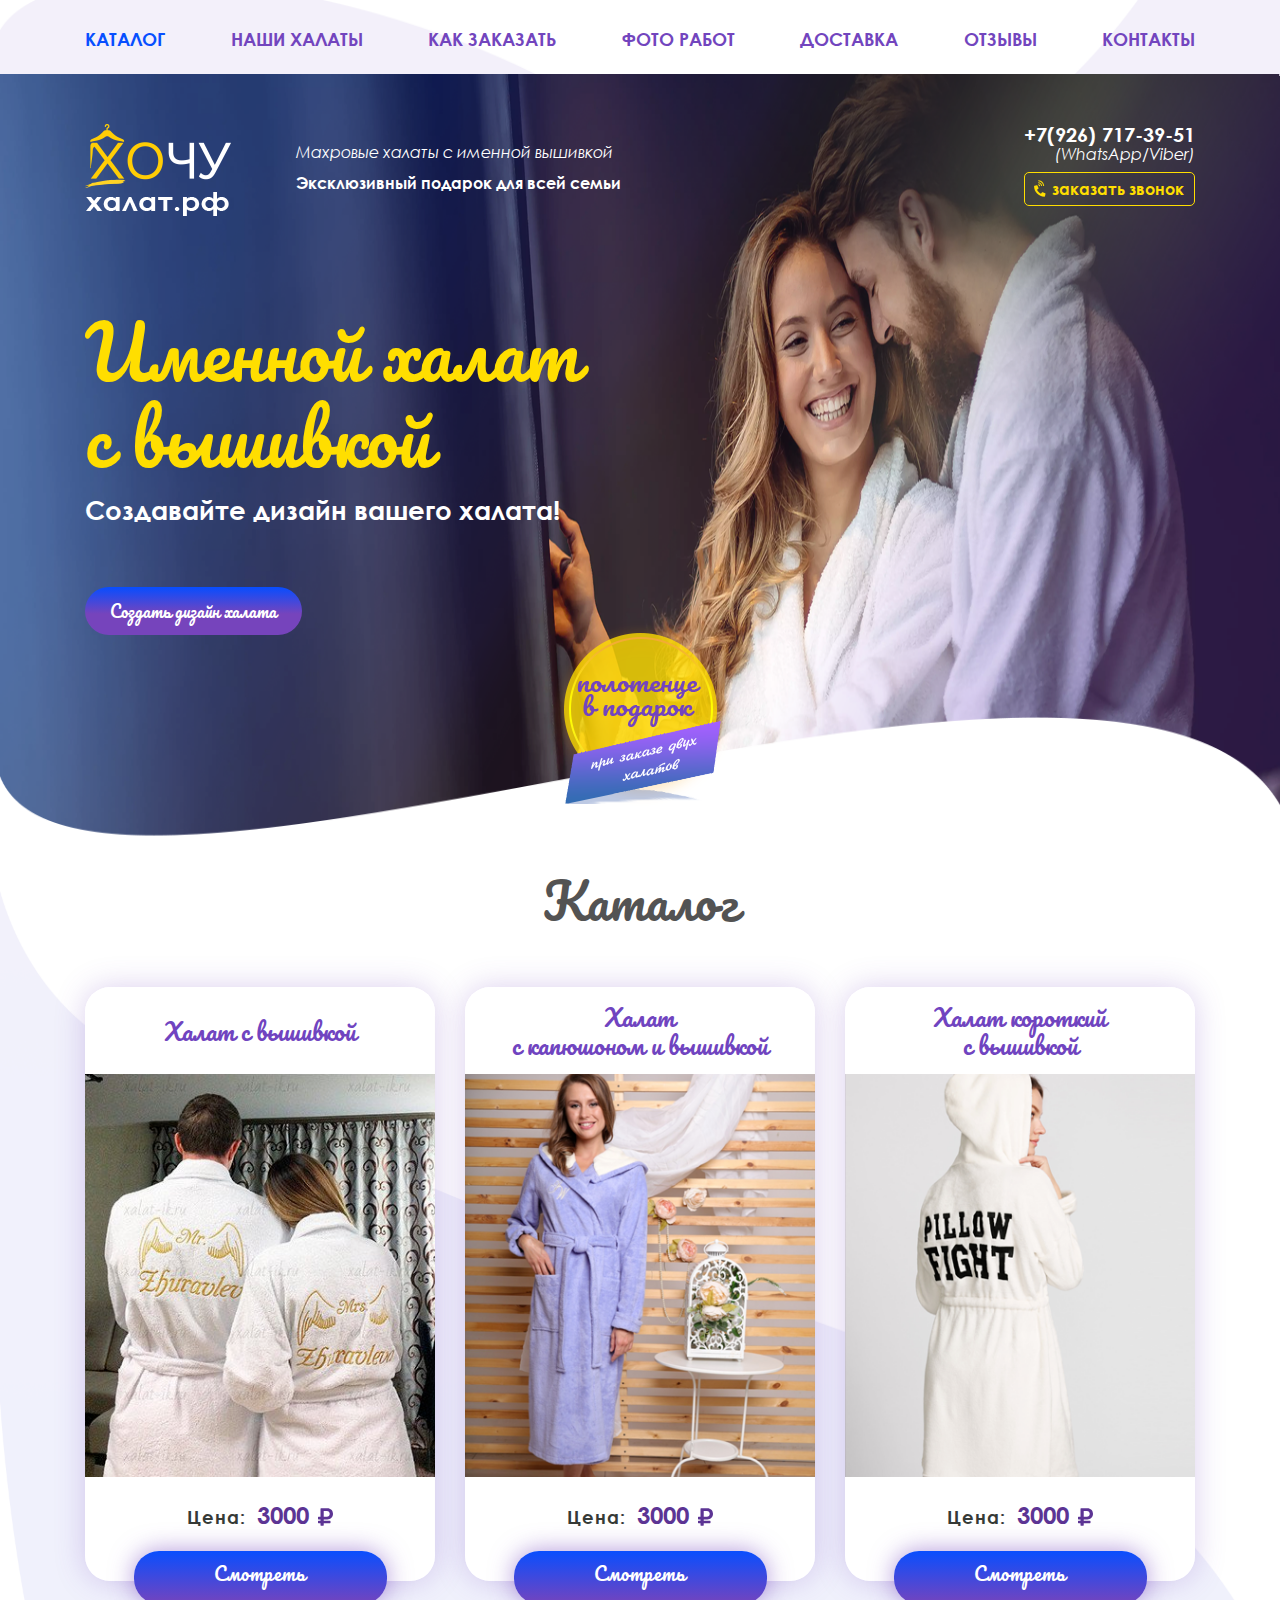
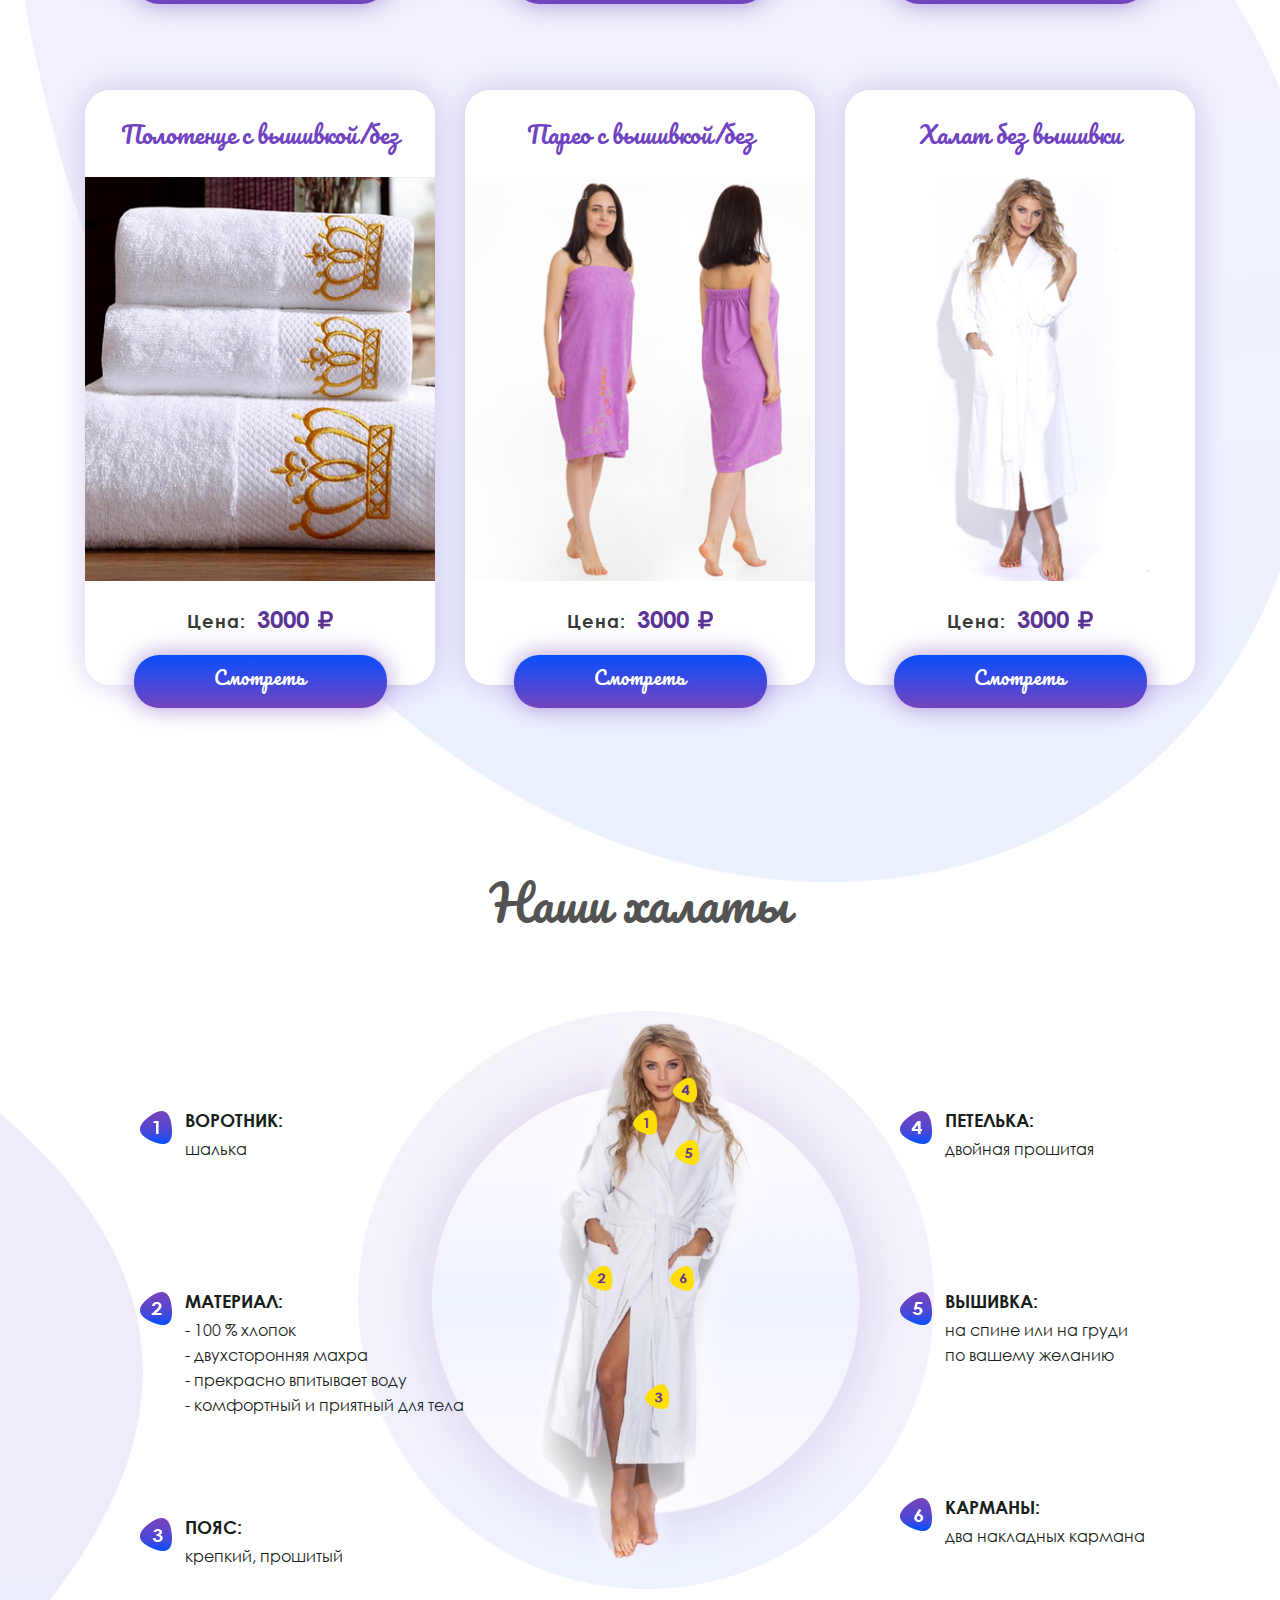
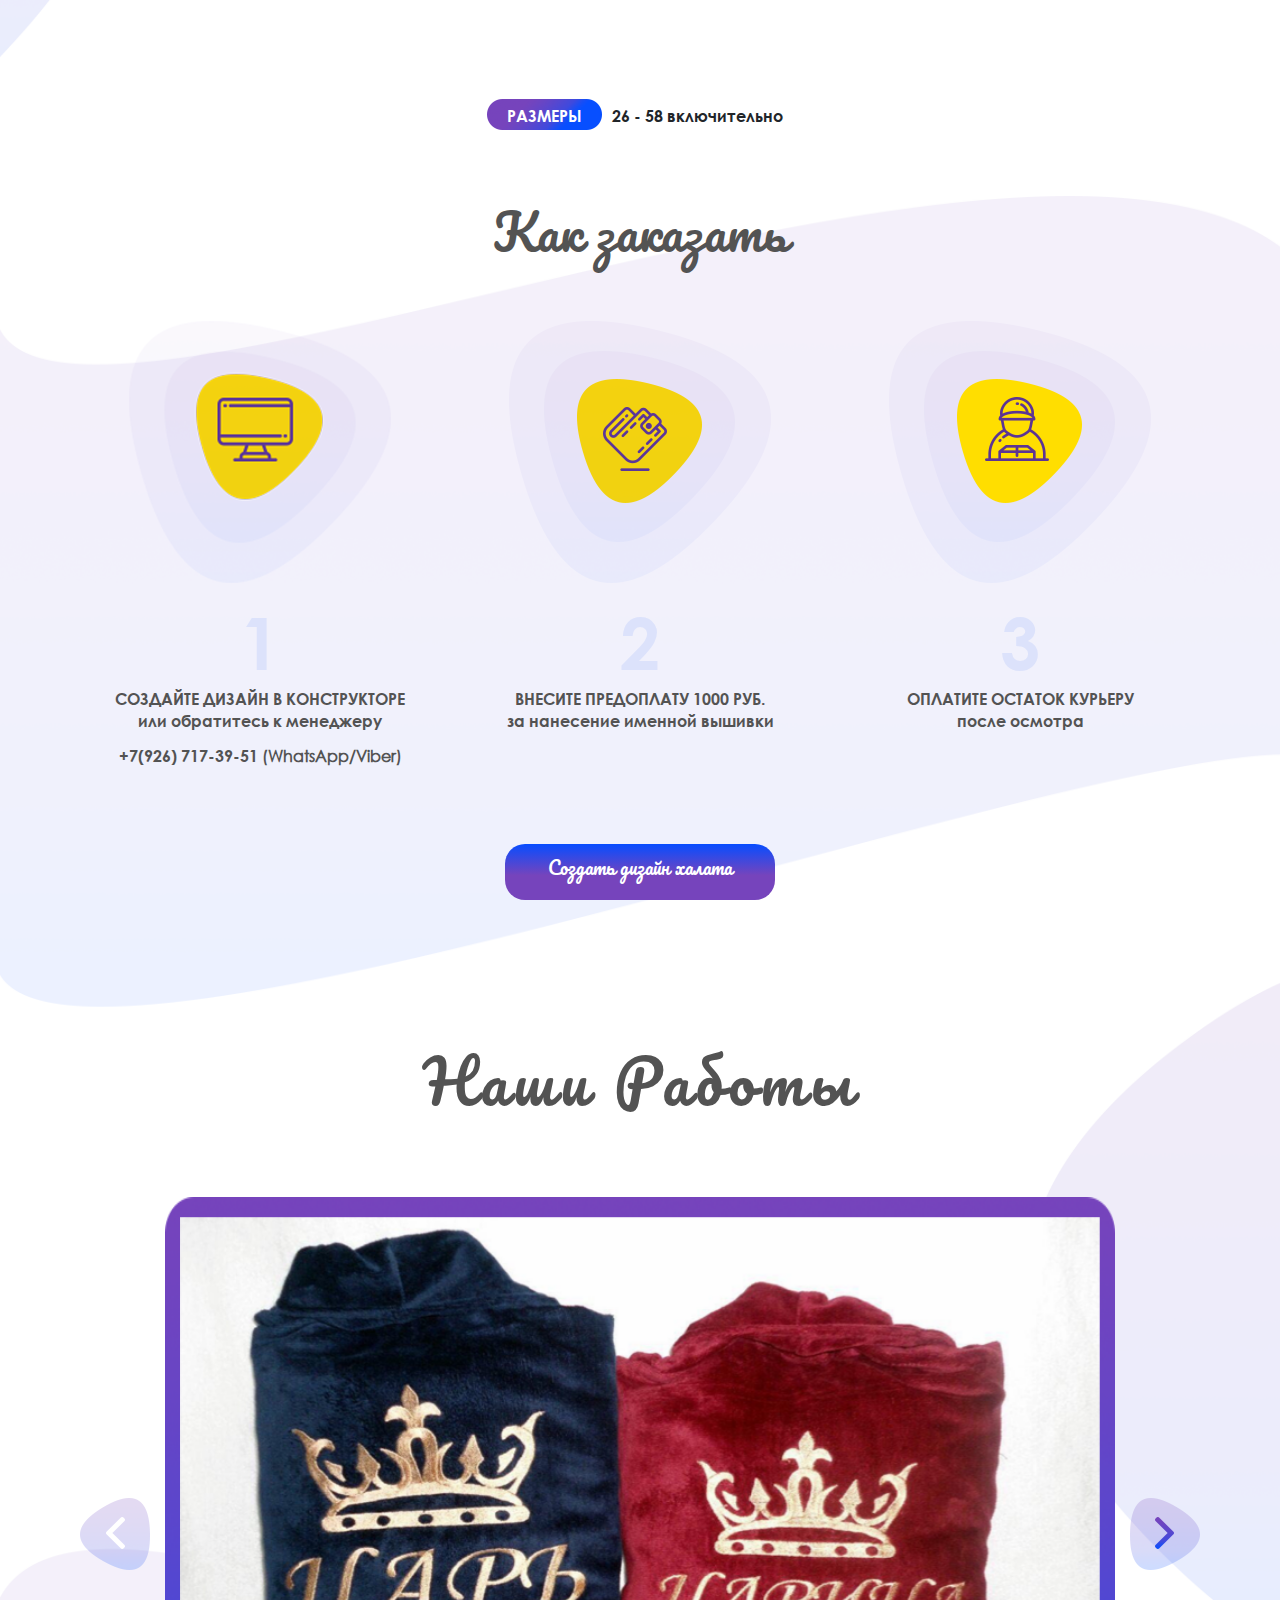
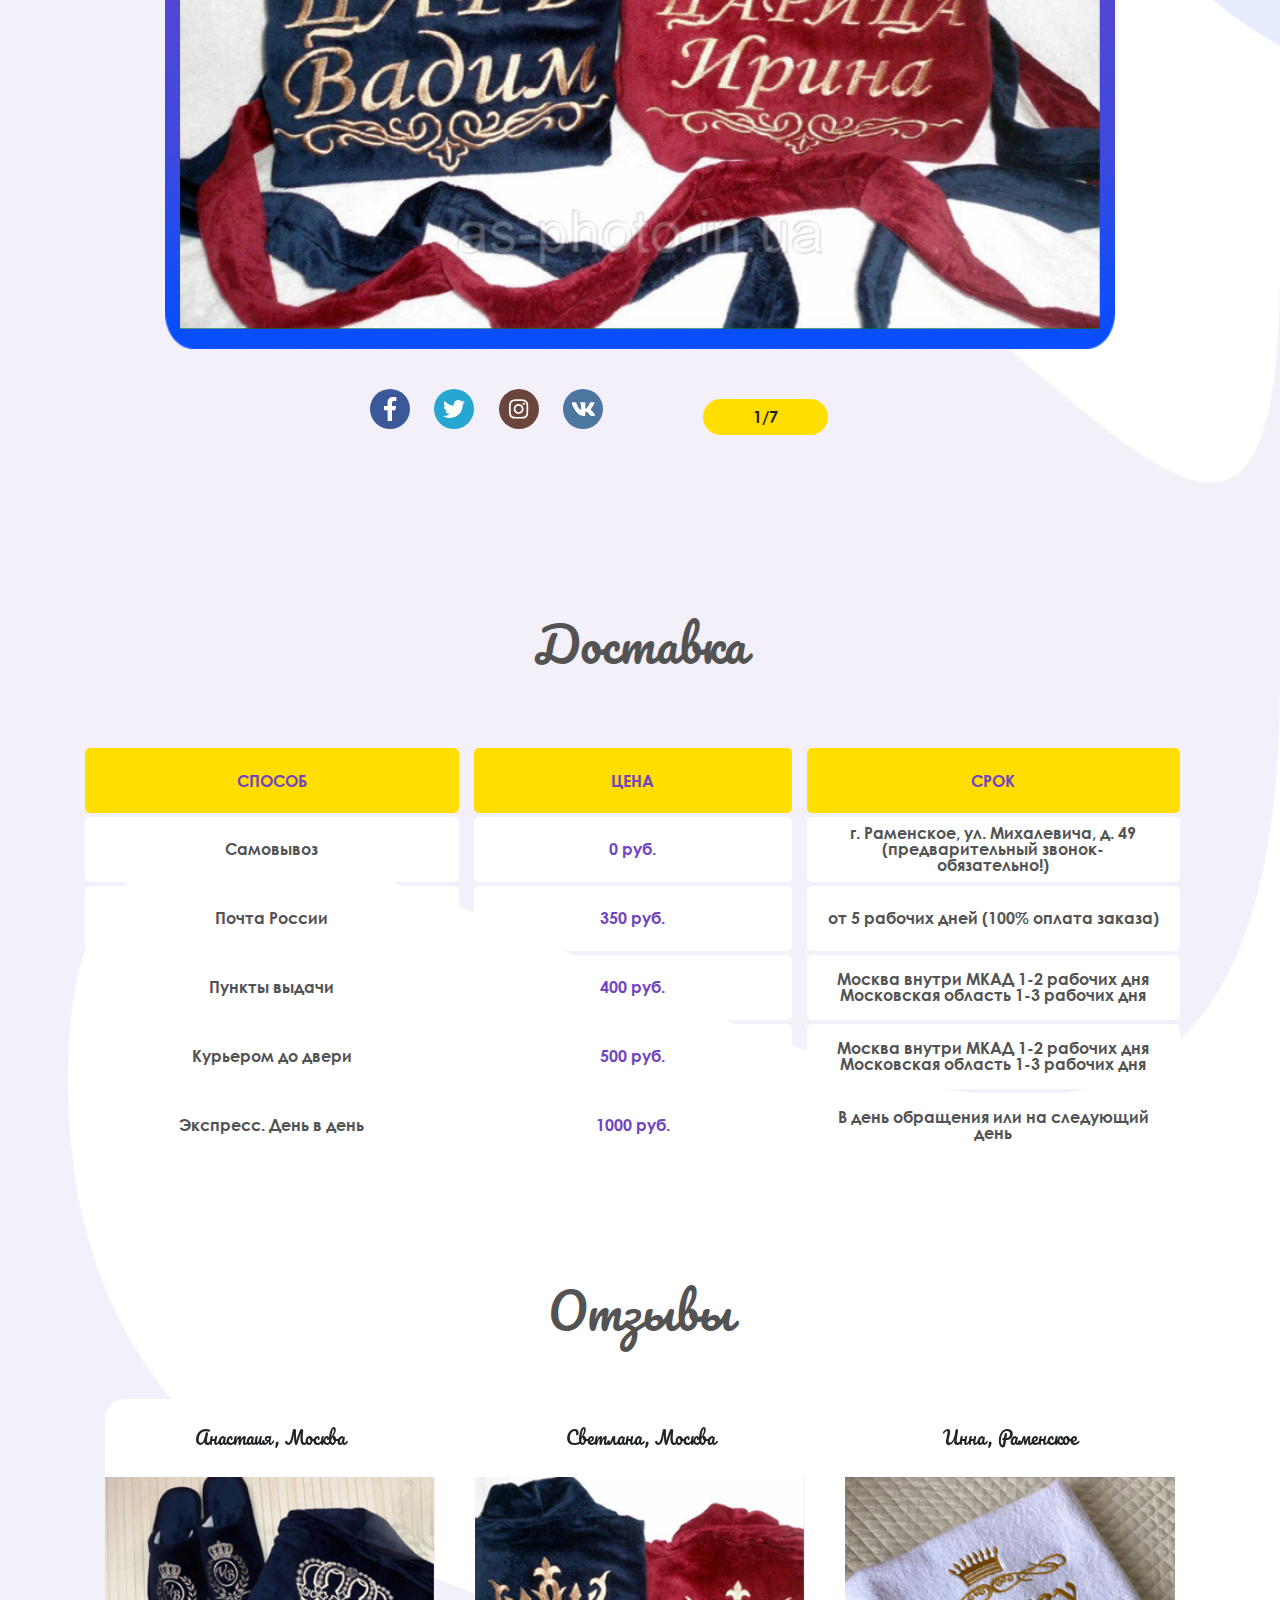
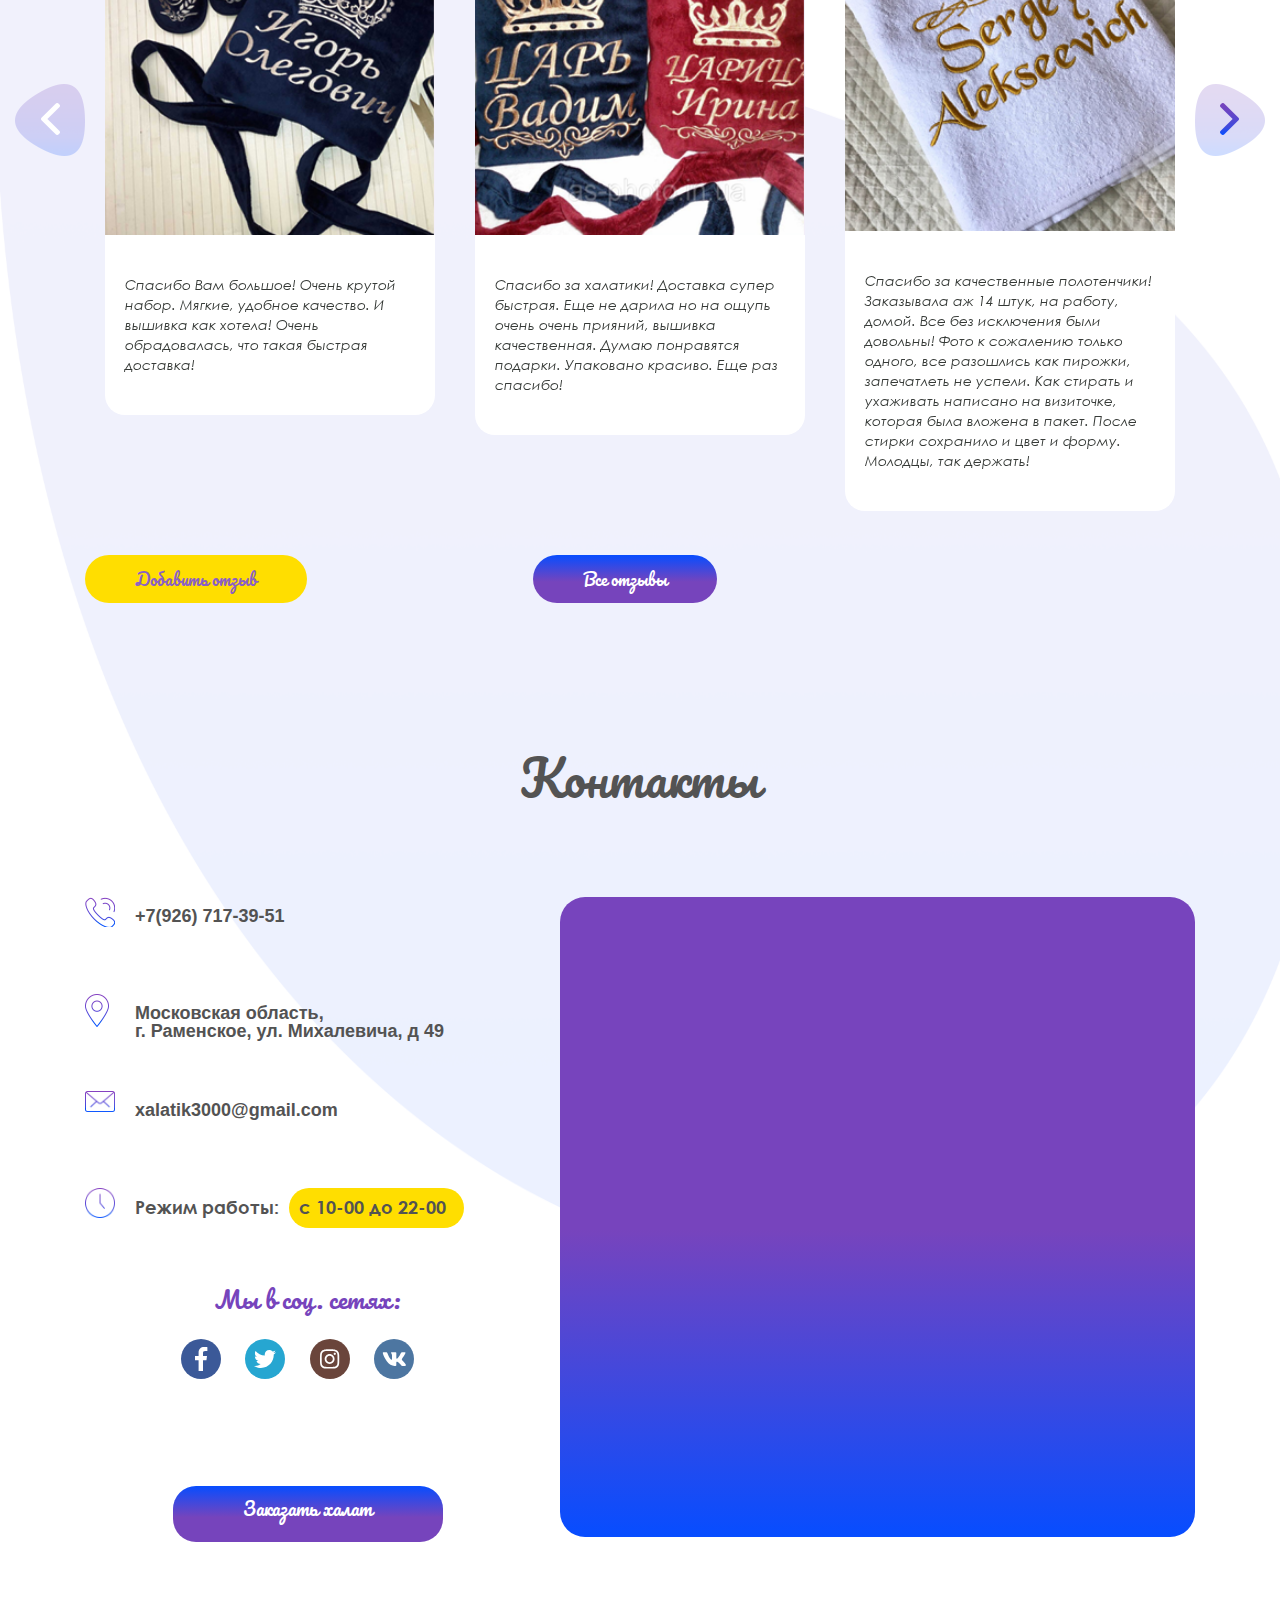
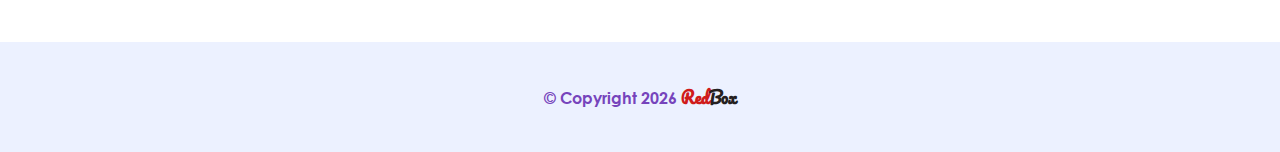
<file: index.html>
<!doctype html>
<html lang="en">
<head>
    <meta charset="UTF-8">
    <meta name="viewport"
          content="width=device-width, user-scalable=no, initial-scale=1.0, maximum-scale=1.0, minimum-scale=1.0">
    <meta http-equiv="X-UA-Compatible" content="ie=edge">
    <title>Хочу халат.рф</title>
    <link rel="stylesheet" href="own-coursel/owl.carousel.min.css">
    <link rel="stylesheet" href="own-coursel/owl.theme.default.css">
    <link rel="stylesheet" href="css/bootstrap.min.css">
    <link rel="stylesheet" href="css/normalize.css">
    <link rel="stylesheet" href="css/style.css">
    <link href="https://use.fontawesome.com/releases/v5.0.6/css/all.css" rel="stylesheet">
    <script src="js/fontawesome-all.min.js"></script>
    <link href="https://fonts.googleapis.com/css?family=Pacifico&amp;subset=cyrillic" rel="stylesheet">

</head>
<body>
<div class="main-page-wrapper">
        <header id="header" class="header ">
            <div class="container">
        <nav class="site-navigation">
            <div class="mobile-menu">
                <span class="mobile-burger"> <i class="fas fa-bars "></i></span>
            </div>
            <ul class="menu-list hide">
                    <li><a class="list-item active" href="#katalog">Каталог</a></li>
                    <li><a class="list-item" href="#our-xalats">Наши халаты</a></li>
                    <li><a class="list-item" href="#how-order">Как заказать</a></li>
                    <li><a class="list-item" href="#our-works">Фото работ</a></li>
                    <li><a class="list-item" href="#delivery">Доставка</a></li>
                    <li><a class="list-item" href="#reviews">Отзывы</a></li>
                    <li><a class="list-item" href="#contacts">Контакты</a></li>
            </ul>
        </nav>
    </div>
        </header>

        <header id="header-move" class="header desktop-hide">
        <div class="container">
            <nav class="site-navigation">
                <div class="mobile-menu">
                    <span class="mobile-burger"> <i class="fas fa-bars "></i></span>
                </div>
                <ul class="menu-list hide">
                    <li><a class="list-item active" href="#katalog">Каталог</a></li>
                    <li><a class="list-item" href="#our-xalats">Наши халаты</a></li>
                    <li><a class="list-item" href="#how-order">Как заказать</a></li>
                    <li><a class="list-item" href="#our-works">Фото работ</a></li>
                    <li><a class="list-item" href="#delivery">Доставка</a></li>
                    <li><a class="list-item" href="#reviews">Отзывы</a></li>
                    <li><a class="list-item" href="#contacts">Контакты</a></li>
                </ul>
            </nav>
        </div>
    </header>

    <section class="intro">
        <div class="container">
            <div class="row">
                <div class="col-lg-6 col-md-12 col-sm-12 intro-item-left">
                    <div class="logo">
                        <a href="#"><img src="images/header_intro/logo.png" alt=""></a>
                    </div>
                    <div class="product-info">
                        <p class="product-info-text first">Махровые халаты с именной вышивкой</p>
                        <p class="product-info-text">Эксклюзивный подарок для всей семьи</p>

                    </div>
                </div>
                <div class="col-lg-6 col-md-12 col-sm-12 intro-item-right">
                    <div class="call-part">
                        <p class="phone"><a href="">+7(926) 717-39-51</a></p>
                        <p class="whatsApp">(WhatsApp/Viber)</p>
                        <a class="call-button" href=""><i class="fas fa-phone-volume"></i>заказать звонок</a>
                    </div>
                </div>
            </div>

            <div class="row">
                <div class="col-lg-6 col-md-12 intro-item-middle">
                    <h2 class="intro-item-middle-text">Именной халат
                        с вышивкой</h2>
                    <p class="intro-sub-head">Создавайте дизайн вашего халата!</p>
                    <a class="create-btn" href="constructor.html">Создать дизайн халата</a>
                </div>
            </div>

            <div class="share-block">
                <img src="images/header_intro/share-image.png" alt="">
            </div>
        </div>
    </section>

        <div class="main-div">
            <section id="basic-waypoint" class="katalog" id="katalog">
                <div class="container">
                    <h2 class="katalog_title">Каталог</h2>

                    <div class="products-catalog">
                        <div class="row">
                            <div class="katalog_item col-lg-4 col-md-4 col-sm-6 col-12">
                                <div class="katalog_item_shadow">

                                    <div class="katalog_item_header">
                                        <p class="katalog_item_header_title">Халат с вышивкой</p>
                                    </div>
                                    <div class="katalog_item_content">
                                        <img class="katalog_item_content_img" src="img/katalog_img_1.png" alt="">
                                    </div>
                                    <div class="katalog_item_footer">
                                        <p class="katalog_item_footer_price">
                                            <span class="katalog_item_footer_price_text">Цена:</span>
                                            <span class="katalog_item_footer_price_money">3000</span>
                                            <i class="fas fa-ruble-sign katalog_item_footer_price_currency"></i>
                                        </p>
                                    </div>

                                </div>

                                <a class="katalog_item_footer_link" data-toggle="modal" data-target="#exampleModal"
                                   href="#">Смотреть</a>
                            </div>
                            <div class="katalog_item col-lg-4 col-md-4 col-sm-6 col-12">
                                <div class="katalog_item_shadow">

                                    <div class="katalog_item_header">
                                        <p class="katalog_item_header_title">Халат<br>с капюшоном и вышивкой</p>
                                    </div>
                                    <div class="katalog_item_content">
                                        <img class="katalog_item_content_img" src="img/katalog_img_2.png" alt="">
                                    </div>
                                    <div class="katalog_item_footer">
                                        <p class="katalog_item_footer_price">
                                            <span class="katalog_item_footer_price_text">Цена:</span>
                                            <span class="katalog_item_footer_price_money">3000</span>
                                            <i class="fas fa-ruble-sign katalog_item_footer_price_currency"></i>
                                        </p>
                                    </div>

                                </div>

                                <a class="katalog_item_footer_link" data-toggle="modal" data-target="#exampleModal"
                                   href="#">Смотреть</a>
                            </div>
                            <div class="katalog_item col-lg-4 col-md-4 col-sm-6 col-12">
                                <div class="katalog_item_shadow">

                                    <div class="katalog_item_header">
                                        <p class="katalog_item_header_title">Халат короткий<br>с вышивкой</p>
                                    </div>
                                    <div class="katalog_item_content">
                                        <img class="katalog_item_content_img" src="img/katalog_img_3.png" alt="">
                                    </div>
                                    <div class="katalog_item_footer">
                                        <p class="katalog_item_footer_price">
                                            <span class="katalog_item_footer_price_text">Цена:</span>
                                            <span class="katalog_item_footer_price_money">3000</span>
                                            <i class="fas fa-ruble-sign katalog_item_footer_price_currency"></i>
                                        </p>
                                    </div>

                                </div>

                                <a class="katalog_item_footer_link" data-toggle="modal" data-target="#exampleModal"
                                   href="#">Смотреть</a>
                            </div>
                            <div class="katalog_item col-lg-4 col-md-4 col-sm-6 col-12">
                                <div class="katalog_item_shadow">

                                    <div class="katalog_item_header">
                                        <p class="katalog_item_header_title">Полотенце с вышивкой/без</p>
                                    </div>
                                    <div class="katalog_item_content">
                                        <img class="katalog_item_content_img" src="img/katalog_img_4.png" alt="">
                                    </div>
                                    <div class="katalog_item_footer">
                                        <p class="katalog_item_footer_price">
                                            <span class="katalog_item_footer_price_text">Цена:</span>
                                            <span class="katalog_item_footer_price_money">3000</span>
                                            <i class="fas fa-ruble-sign katalog_item_footer_price_currency"></i>
                                        </p>
                                    </div>

                                </div>


                                <a class="katalog_item_footer_link" data-toggle="modal" data-target="#exampleModal"
                                   href="#">Смотреть</a>
                            </div>
                            <div class="katalog_item col-lg-4 col-md-4 col-sm-6 col-12">
                                <div class="katalog_item_shadow">

                                    <div class="katalog_item_header">
                                        <p class="katalog_item_header_title">Парео с вышивкой/без</p>
                                    </div>
                                    <div class="katalog_item_content">
                                        <img class="katalog_item_content_img" src="img/katalog_img_5.png" alt="">
                                    </div>
                                    <div class="katalog_item_footer">
                                        <p class="katalog_item_footer_price">
                                            <span class="katalog_item_footer_price_text">Цена:</span>
                                            <span class="katalog_item_footer_price_money">3000</span>
                                            <i class="fas fa-ruble-sign katalog_item_footer_price_currency"></i>
                                        </p>
                                    </div>

                                </div>

                                <a class="katalog_item_footer_link" data-toggle="modal" data-target="#exampleModal"
                                   href="#">Смотреть</a>
                            </div>
                            <div class="katalog_item col-lg-4 col-md-4 col-sm-6 col-12">
                                <div class="katalog_item_shadow">

                                    <div class="katalog_item_header">
                                        <p class="katalog_item_header_title">Халат без вышивки</p>
                                    </div>
                                    <div class="katalog_item_content">
                                        <img class="katalog_item_content_img" src="img/katalog_img_6.png" alt="">
                                    </div>
                                    <div class="katalog_item_footer">
                                        <p class="katalog_item_footer_price">
                                            <span class="katalog_item_footer_price_text">Цена:</span>
                                            <span class="katalog_item_footer_price_money">3000</span>
                                            <i class="fas fa-ruble-sign katalog_item_footer_price_currency"></i>
                                        </p>
                                    </div>

                                </div>

                                <a class="katalog_item_footer_link" data-toggle="modal" data-target="#exampleModal"
                                   href="#">Смотреть</a>
                            </div>
                        </div>
                    </div>

                </div>
            </section>

            <section class="our-xalats" id="our-xalats">
                <div class="container">
                    <h2 class="caption our-xalats-header">Наши халаты</h2>
                    <div class="row">
                        <div class="col-sm-12 col-md-4 col-lg-4 col-xl-4 camel">
                            <div class="col-sm-12 col-md-12 col-lg-12 col-xl-12">
                                <div class="features">
                                    <img src="./img/our_xalats/blue/blue_1.png" alt="">
                                    <div class="xalats_info">
                                        <span class="xalats_sub_title">ВОРОТНИК:</span>
                                        <p class="xalats_deskription xal-descr-left xal-descr-left-1">шалька</p>
                                    </div>
                                </div>
                                <div class="features mat_pad">
                                    <img src="./img/our_xalats/blue/blue_2.png" alt="">
                                    <div class="xalats_info">
                                        <span class="xalats_sub_title">МАТЕРИАЛ:</span>
                                        <p class="xalats_deskription xal-descr-left xal-descr-left-2">- 100 % хлопок <br>
                                            - двухсторонняя махра <br>
                                            - прекрасно впитывает воду <br>
                                            - комфортный и приятный для тела</p>
                                    </div>
                                </div>
                                <div class="features">
                                    <img src="./img/our_xalats/blue/blue_3.png" alt="">
                                    <div class="xalats_info">
                                        <span class="xalats_sub_title">ПОЯС:</span>
                                        <p class="xalats_deskription xal-descr-left xal-descr-left-3">крепкий, прошитый</p>
                                    </div>
                                </div>
                            </div>
                        </div>

                        <div class="col-sm-12 col-md-4 col-lg-4 col-xl-4">
                            <!--<img class="center-woman" src="./img/our_xalats/woman.jpg" alt="">-->
                        </div>

                        <div class="col-sm-12 col-md-4 col-lg-4 col-xl-4 camel">
                            <div class="col-sm-12 col-md-12  col-lg-12 col-xl-12">
                                <div class="features">
                                    <img src="./img/our_xalats/blue/blue_4.png" alt="">
                                    <div class="xalats_info">
                                        <span class="xalats_sub_title">ПЕТЕЛЬКА:</span>
                                        <p class="xalats_deskription xal-descr-right xal-descr-right-1">двойная прошитая</p>
                                    </div>
                                </div>
                                <div class="features">
                                    <img src="./img/our_xalats/blue/blue_5.png" alt="">
                                    <div class="xalats_info">
                                        <span class="xalats_sub_title">ВЫШИВКА:</span>
                                        <p class="xalats_deskription xal-descr-right xal-descr-right-2">на спине или на
                                            груди <br>
                                            по вашему желанию</p>
                                    </div>
                                </div>
                                <div class="features">
                                    <img src="./img/our_xalats/blue/blue_6.png" alt="">
                                    <div class="xalats_info">
                                        <span class="xalats_sub_title">КАРМАНЫ:</span>
                                        <p class="xalats_deskription xal-descr-right xal-descr-right-3">два накладных
                                            кармана</p>
                                    </div>
                                </div>
                            </div>
                        </div>
                        <img class="circle-img" src="./img/our_xalats/wom_back.png" alt="">
                        <div class="col-xs-12 col-xl-12 razmer-block">
                            <div class="btn-razmer">
                                <p class="razmer">РАЗМЕРЫ</p>
                            </div>
                            <p class="razmer-vkl">26 - 58 включительно</p>
                        </div>
                    </div>
                </div>
            </section>

            <section class="how-order" id="how-order">
                <div class="container">

                    <div class="how-order-background-left">
                        <a href="#"><img src="img/how_order_girl.png"></a>
                    </div>

                    <div class="how-order-background-right">
                        <a href="#"><img src="img/how_order_guy.png"></a>
                    </div>

                    <h2>Как заказать</h2>

                    <div class="row">

                        <div class="col-lg-4 how-order-item">
                            <div class="how-order-item-img">
                                <a href="#"><img src="img/how_order_shape1.png"></a>

                                <div class="how-order-item-img-hover">
                                    <a href="#"><img src="img/how_order_shape1_hover.png"></a>
                                </div>

                            </div>

                            <p class="how-order-item-head">1</p>
                            <p class="how-order-item-description">
                                <span class="how-order-purple">
                                    СОЗДАЙТЕ ДИЗАЙН В КОНСТРУКТОРЕ
                                </span>
                                <br>
                                или обратитесь к менеджеру
                            </p>
                            <p class="how-order-item-contact">+7(926) 717-39-51
                                <span class="how-order-item-contact-regular">(WhatsApp/Viber)</span>
                            </p>
                        </div>

                        <div class="col-lg-4 how-order-item">
                            <div class="how-order-item-img">
                                <a href="#"><img src="img/how_order_shape2.png"></a>

                                <div class="how-order-item-img-hover">
                                    <a href="#"><img src="img/how_order_shape2_hover.png"></a>
                                </div>

                            </div>

                            <p class="how-order-item-head">2</p>
                            <p class="how-order-item-description">
                                <span class="how-order-purple">
                                    ВНЕСИТЕ ПРЕДОПЛАТУ 1000 РУБ.
                                </span>
                                <br>
                                за нанесение именной вышивки
                            </p>
                        </div>

                        <div class="col-lg-4 how-order-item">
                            <div class="how-order-item-img">
                                <a href="#"><img src="img/how_order_shape3.png"></a>

                                <div class="how-order-item-img-hover">
                                    <a href="#"><img src="img/how_order_shape3_hover.png"></a>
                                </div>

                            </div>

                            <p class="how-order-item-head">3</p>
                            <p class="how-order-item-description">
                                <span class="how-order-purple">
                                    ОПЛАТИТЕ ОСТАТОК КУРЬЕРУ
                                </span>
                                <br>
                                после осмотра
                            </p>
                        </div>

                        <div class="col-lg-12 how-order-button">
                            <a href="constructor.html"><span class="order-button">Создать дизайн халата</span></a>
                        </div>
                    </div>
                </div>
            </section>

            <section class="our-works" id="our-works">

                <div class="container">


                    <h2 id="ourText"> Наши Работы</h2>
                    <div class="row">
                        <div class="owl-carousel picture wrapper-owl-carousel col-md-10">
                            <div><img src="img/car.png"></div>
                            <div> 2</div>
                            <div> 3</div>
                            <div> 4</div>
                            <div> 5</div>
                            <div> 6</div>
                            <div> 7</div>
                        </div>


                        <div class="social-picture">
                            <ul>
                                <li><a class="facebook" href="https://twitter.com"><i
                                        class="social fab fa-facebook-f"></i></a>
                                </li>
                                <li><a class="twitter" href="https://facebook.com"><i
                                        class="social fab fa-twitter"></i></a></li>
                                <li><a class="istagram" href="https://instagram.com"><i
                                        class="social fab fa-instagram"></i></a></li>
                                <li><a class="vk" href="https://pinterest.com"><i
                                        class="social fab fa-vk"></i></a>
                                </li>
                            </ul>


                        </div>


                        <div class="count-span">
                            <p id="calculate"><span class="current">1</span>/<span class="all-position"> 25</span></p>
                        </div>


                    </div>
                </div>
            </section>

            <section class="delivery" id="delivery">
                <div class="container">
                    <div class="row">
                        <div class="col-md-12">
                            <h2>
                                Доставка
                            </h2>
                        </div>
                    </div>

                    <div class="wrapper-delivery-content">
                        <div class="row">
                            <div class="col-md-12">
                                <div class="wrapper-method">
                                    <div class="method-item method-title">
                                        <p>
                                            СПОСОБ
                                        </p>
                                    </div>
                                    <div class="method-item">
                                        <p class="method-text">Самовывоз</p>
                                    </div>
                                    <div class="method-item">
                                        <p class="method-text">Почта России</p>
                                    </div>
                                    <div class="method-item">
                                        <p class="method-text">Пункты выдачи</p>
                                    </div>
                                    <div class="method-item">
                                        <p class="method-text">Курьером до двери</p>
                                    </div>
                                    <div class="method-item">
                                        <p class="method-text">Экспресс. День в день</p>
                                    </div>
                                </div>

                                <div class="wrapper-price">
                                    <div class="method-item method-title">
                                        <p>
                                            ЦЕНА
                                        </p>
                                    </div>
                                    <div class="method-item">
                                        <p class="price-text">0 руб.</p>
                                    </div>
                                    <div class="method-item">
                                        <p class="price-text">350 руб.</p>
                                    </div>
                                    <div class="method-item">
                                        <p class="price-text">400 руб.</p>
                                    </div>
                                    <div class="method-item">
                                        <p class="price-text">500 руб.</p>
                                    </div>
                                    <div class="method-item">
                                        <p class="price-text">1000 руб.</p>
                                    </div>
                                </div>

                                <div class="wrapper-term">
                                    <div class="method-item method-title">
                                        <p>
                                            СРОК
                                        </p>
                                    </div>
                                    <div class="method-item">
                                        <p class="term-text">
                                            г. Раменское, ул. Михалевича, д. 49
                                            (предварительный звонок-обязательно!)
                                        </p>
                                    </div>
                                    <div class="method-item">
                                        <p class="term-text">
                                            от 5 рабочих дней (100% оплата заказа)
                                        </p>
                                    </div>
                                    <div class="method-item">
                                        <p class="term-text">
                                            Москва внутри МКАД 1-2 рабочих дня
                                            Московская область 1-3 рабочих дня
                                        </p>
                                    </div>
                                    <div class="method-item">
                                        <p class="term-text">
                                            Москва внутри МКАД 1-2 рабочих дня
                                            Московская область 1-3 рабочих дня
                                        </p>
                                    </div>
                                    <div class="method-item">
                                        <p class="term-text">
                                            В день обращения или на следующий день
                                        </p>
                                    </div>
                                </div>
                            </div>
                        </div>
                    </div>
                </div>
            </section>

            <section class="reviews" id="reviews">
                <div class="container">
                    <h2 class="reviews_title">Отзывы</h2>

                    <div class="owl-carousel reviews-carosel">
                        <div>
                            <p class="review-header">Анастаия, Москва
                            </p>
                            <img src="img/slider-image-one.png">
                            <p class="reviews-body">
                                Спасибо Вам большое! Очень крутой набор. Мягкие, удобное качество. И вышивка как хотела! Очень обрадовалась, что такая быстрая доставка!
                            </p>
                        </div>
                        <div>
                            <p class="review-header">Светлана, Москва

                            </p>
                            <img src="img/slider-image-three.png">
                            <p class="reviews-body">
                                Спасибо за халатики! Доставка супер быстрая. Еще не дарила но на ощупь очень очень прияний, вышивка качественная. Думаю понравятся подарки. Упаковано красиво. Еще раз спасибо!
                            </p>
                        </div>
                        <div>
                            <p class="review-header">Инна, Раменское
                            </p>
                            <img src="img/slider-image-two.png">
                            <p class="reviews-body">
                                Спасибо за качественные полотенчики!Заказывала аж 14 штук, на работу, домой. Все без исключения были довольны!
                                Фото к сожалению только одного, все разошлись как пирожки, запечатлеть не успели. Как стирать и ухаживать написано на визиточке, которая была вложена в пакет. После стирки сохранило и цвет и форму. Молодцы, так держать!

                            </p>
                        </div>
                        <div>
                            <p class="review-header">Анастаия, Москва
                            </p>
                            <img src="img/slider-image-one.png">
                            <p class="reviews-body">
                                Спасибо Вам большое! Очень крутой набор. Мягкие, удобное качество. И вышивка как хотела! Очень обрадовалась, что такая быстрая доставка!
                            </p>
                        </div>
                        <div>
                            <p class="review-header">Светлана, Москва

                            </p>
                            <img src="img/slider-image-three.png">
                            <p class="reviews-body">
                                Спасибо за халатики! Доставка супер быстрая. Еще не дарила но на ощупь очень очень прияний, вышивка качественная. Думаю понравятся подарки. Упаковано красиво. Еще раз спасибо!
                            </p>
                        </div>
                        <div>
                            <p class="review-header">Инна, Раменское
                            </p>
                            <img src="img/slider-image-two.png">
                            <p class="reviews-body">
                                Спасибо за качественные полотенчики!Заказывала аж 14 штук, на работу, домой. Все без исключения были довольны!
                                Фото к сожалению только одного, все разошлись как пирожки, запечатлеть не успели. Как стирать и ухаживать написано на визиточке, которая была вложена в пакет. После стирки сохранило и цвет и форму. Молодцы, так держать!

                            </p>
                        </div>
                        <div>
                            <p class="review-header">Анастаия, Москва
                            </p>
                            <img src="img/slider-image-one.png">
                            <p class="reviews-body">
                                Спасибо Вам большое! Очень крутой набор. Мягкие, удобное качество. И вышивка как хотела! Очень обрадовалась, что такая быстрая доставка!
                            </p>
                        </div>
                        <div>
                            <p class="review-header">Светлана, Москва

                            </p>
                            <img src="img/slider-image-three.png">
                            <p class="reviews-body">
                                Спасибо за халатики! Доставка супер быстрая. Еще не дарила но на ощупь очень очень прияний, вышивка качественная. Думаю понравятся подарки. Упаковано красиво. Еще раз спасибо!
                            </p>
                        </div>
                        <div>
                            <p class="review-header">Инна, Раменское
                            </p>
                            <img src="img/slider-image-two.png">
                            <p class="reviews-body">
                                Спасибо за качественные полотенчики!Заказывала аж 14 штук, на работу, домой. Все без исключения были довольны!
                                Фото к сожалению только одного, все разошлись как пирожки, запечатлеть не успели. Как стирать и ухаживать написано на визиточке, которая была вложена в пакет. После стирки сохранило и цвет и форму. Молодцы, так держать!

                            </p>
                        </div>
                    </div>
                    <div class="all-reviews">
                        <a class="create-btn reviews-btn add-review" href="#">Добавить отзыв</a>
                        <a class="create-btn reviews-btn" href="#">Все отзывы</a>
                    </div>
                </div>
            </section>

            <section class="contacts" id="contacts">
                <div class="container">
                    <div class="row">
                        <div class="col-md-12">
                            <h2>
                                Контакты
                            </h2>
                        </div>
                    </div>

                    <div class="wrapper-all-contacts">
                        <div class="row">
                            <div class="col-md-5">
                                <div class="wrapper-contacts">
                                    <div class="contact-item">
                                        <div class="image">
                                            <img src="images/phone_call.png" alt="phone">
                                        </div>
                                        <div class="contact-description">
                                            +7(926) 717-39-51
                                        </div>
                                    </div>
                                    <div class="contact-item">
                                        <div class="image">
                                            <img src="images/position.png" alt="position">
                                        </div>
                                        <div class="contact-description">Московская область, <br>г. Раменское, ул.
                                            Михалевича, д 49
                                        </div>
                                    </div>
                                    <div class="contact-item">
                                        <div class="image">
                                            <img src="images/mail.png" alt="mail">
                                        </div>
                                        <div class="contact-description">
                                            xalatik3000@gmail.com
                                        </div>
                                    </div>
                                    <div class="contact-item">
                                        <div class="image">
                                            <img src="images/time.png" alt="time">
                                        </div>
                                        <div class="contact-description up-time">
                                            <p class="up-time-text">Режим работы:</p>
                                            <div class="contact-time-work">
                                                <p class="contact-time-work-info">c 10-00 до 22-00</p>
                                            </div>
                                        </div>
                                    </div>

                                    <div class="wprapper-socials">
                                        <h5>
                                            Мы в соц. сетях:
                                        </h5>

                                        <div class="social-icons">
                                            <ul>
                                                <li><a class="facebook" href="https://twitter.com"><i
                                                        class="social fab fa-facebook-f"></i></a>
                                                </li>
                                                <li><a class="twitter" href="https://facebook.com"><i
                                                        class="social fab fa-twitter"></i></a></li>
                                                <li><a class="istagram" href="https://instagram.com"><i
                                                        class="social fab fa-instagram"></i></a></li>
                                                <li><a class="vk" href="https://pinterest.com"><i
                                                        class="social fab fa-vk"></i></a>
                                                </li>
                                            </ul>
                                        </div>
                                    </div>
                                    <div class="wrapper-button-order text-center">
                                        <a class="order-button" href="#">Заказать халат</a>
                                    </div>
                                </div>
                            </div>
                            <div class="col-md-7">
                                <div class="wrapper-map">
                                    <div class="map">
                                        <iframe src="https://www.google.com/maps/embed?pb=!1m18!1m12!1m3!1d2256.341201263573!2d38.246888215977116!3d55.561257814215985!2m3!1f0!2f0!3f0!3m2!1i1024!2i768!4f13.1!3m3!1m2!1s0x414abfffd2f008dd%3A0x92370689843cdbae!2z0YPQuy4g0JzQuNGF0LDQu9C10LLQuNGH0LAsIDQ5LCDQv9C-0YEuINCh0L7QstGF0L7Qt9CwINCg0LDQvNC10L3RgdC60L7QtSwg0JzQvtGB0LrQvtCy0YHQutCw0Y8g0L7QsdC7Liwg0KDQvtGB0YHQuNGPLCAxNDAxMDE!5e0!3m2!1sru!2sua!4v1517403470446"
                                                frameborder="0" style="border:0" allowfullscreen></iframe>
                                    </div>
                                </div>
                            </div>
                        </div>
                    </div>
                </div>
            </section>

            <footer class="copyright">
                <div class="container">
                    <p class="copyright_text">© Copyright <script>document.write(new Date().getFullYear())</script> <a target="_blank" href="http://redbox.in.ua/"><span class="copyright_red">Red</span><span class="copyright_box">Box</span></a></p>
                </div>
            </footer>
        </div>
</div>


<!-- Modal -->
    <div class="modal" id="exampleModal" tabindex="-1" role="dialog" aria-labelledby="exampleModalLabel" aria-hidden="true">
        <div class="modal-dialog" role="document">
            <div class="modal-content">
                <div class="modal_window">
                    <button type="button" class="close close_btn" data-dismiss="modal" aria-label="Close">
                        <span aria-hidden="true">&times;</span>
                    </button>

                    <div class="row">

                        <div class="modal_window_image col-lg-6 col-md-12">
                            <div class="modal_window_image_item">
                                <div class="owl-carousel owl-carousel-modal">
                                    <div><img src="img/modal_window_img.png" alt=""></div>
                                    <div>Your Content 2</div>
                                    <div>Your Content 3</div>
                                    <div>Your Content 4</div>
                                    <div>Your Content 5</div>
                                    <div>Your Content 6</div>
                                    <div>Your Content 7</div>
                                </div>

                                <button class="modal_window_larger_photo">Посмотреть фото ближе</button>                   
                            </div>                   
                            
                        </div>

                        <div class="modal_window_content col-lg-6 col-md-12">

                            <div class="modal_window_content_item">
                                <h2 class="modal_window_title">Махровый халат с вышивкой</h2>

                                <div class="row">
                                    <p class="modal_window_content_table col-lg-6 col-md-6 col-sm-6 col-6">Состав</p>
                                    <p class="modal_window_content_table table_bold col-lg-6 col-md-6 col-sm-6 col-6">100% хлопок</p>
                                </div>

                                <div class="row">
                                    <p class="modal_window_content_table col-lg-6 col-md-6 col-sm-6 col-6">Размеры</p>
                                    <p class="modal_window_content_table table_bold col-lg-6 col-md-6 col-sm-6 col-6">46-58</p>
                                </div>

                                <div class="row">
                                    <p class="modal_window_content_table col-lg-6 col-md-6 col-sm-6 col-6">Срок изготовления</p>
                                    <p class="modal_window_content_table table_bold col-lg-6 col-md-6 col-sm-6 col-6">от 1 дня</p>
                                </div>

                                <div class="row row-4">
                                    <p class="modal_window_content_table col-lg-6 col-md-6 col-sm-6 col-6">Цвет</p>
                                    <p class="modal_window_content_table table_bold col-lg-6 col-md-6 col-sm-6 col-6 table_color_icons">
                                        <img src="img/modal_window_color_icon_1.png" alt="">
                                        <img src="img/modal_window_color_icon_2.png" alt="">
                                        <img src="img/modal_window_color_icon_3.png" alt="">
                                        <img src="img/modal_window_color_icon_4.png" alt="">
                                        <img src="img/modal_window_color_icon_5.png" alt="">
                                        <img src="img/modal_window_color_icon_6.png" alt="">
                                    </p>
                                </div>

                                <div class="row">
                                    <p class="modal_window_content_table col-lg-6 col-md-6 col-sm-6 col-6">Плотность махры</p>
                                    <p class="modal_window_content_table col-lg-6 col-md-6 col-sm-6 col-6">
                                        <span class="modal_window_table_text table_bold text_weight">400 гр/м2</span>
                                        <span class="modal_window_zirochka">*</span>
                                    </p>
                                </div>

                                <div class="row row-6">
                                    <p class="modal_window_content_text col-lg-12 col-md-12 col-sm-12 col-12">
                                        Махровый халат - незаменим, для уютной домашней атмосферы. Возвращаясь домой каждому из нас хочется окунуться в тепло и уют нашего дома. Все вокруг нас частица, создающая нашу внутреннюю гармонию. Подари тепло и уют своим близким!
                                    </p>
                                    <p class="modal_window_content_text col-lg-12 col-md-12 col-sm-12 col-12">Создать дизайн халата</p>
                                </div>

                                <div class="row">
                                    <p class="modal_window_content_text content_text_footer col-lg-12 col-md-12 col-sm-12 col-12">Добавить любви по вкусу!</p>
                                </div>

                                <div class="row row-8">
                                    <a class="modal_window_create_design" href="#">Создать дизайн халата</a>
                                </div> 
                            </div>

                        </div>
                    </div>

                    <div class="row">
                        <p class="modal_window_footer col-lg-12 col-md-12 col-sm-12 col-12">
                            * - Такая махра отлично поглощает влагу, но не намокает сама, скоро сохнет, износостойкая
                        </p>
                    </div>

                </div>
            </div>
        </div>
    </div>

<script src="js/jquery.min.js"></script>
<script src="own-coursel/owl.carousel.min.js"></script>
<script src="js/bootstrap.min.js"></script>
<script src="js/fontawesome-all.min.js"></script>
<script src="js/main.js"></script>
<script src="js/jquery.waypoints.min.js"></script>

<script>
    $(document).ready(function () {
        $('.wrapper-owl-carousel').owlCarousel({
            onInitialized: callback,
            onDragged: callback,
            onChanged: callback,
            items: 1,
            nav: true,
            navText: ["<img src='img/back.png' alt='' " +
            "role='presentation'/>", "<img src='img/ahead.png' a" +
            "lt='' role='presentation'/>"]
        });

        $('.owl-carousel-modal').owlCarousel({
            items: 1,
            nav: true,
            navText: ["<img src='img/modal_window_arrow_left_not_active.png' alt='' " +
            "role='presentation'/>", "<img src='img/modal_window_arrow_right_active.png' a" +
            "lt='' role='presentation'/>"]
        });

        $('.owl-carousel-modal').find('.owl-prev').html('<div class="modal_window_arrow arrow_left"></div');
        $('.owl-carousel-modal').find('.owl-next').html('<div class="modal_window_arrow arrow_right"></div>');

        function callback(event) {
            // Provided by the core
            var element = event.target;         // DOM element, in this example .owl-carousel
            var name = event.type;           // Name of the event, in this example dragged
            var namespace = event.namespace;      // Namespace of the event, in this example owl.carousel
            var items = event.item.count;     // Number of items
            var item = event.item.index;     // Position of the current item
            // Provided by the navigation plugin
            var pages = event.page.count;     // Number of pages
            var page = event.page.index;     // Position of the current page
            var size = event.page.size;      // Number of items per page

            item++;

            $('.all-position').text(items);
            $('.current').text(item);
        }

    var waypoint = new Waypoint({
        element: document.getElementById('basic-waypoint'),
        handler: function(direction) {
            if( direction === 'down') {
                $("#header-move").fadeIn( "slow" );
            }
            else if( direction === 'up'){
                $("#header-move").fadeOut("slow");
            }
        }
    });

        $('.reviews-carosel').owlCarousel({
            items: 3,
            nav: true,
            navText: ["<img src='img/back.png' alt='' " +
            "role='presentation'/>", "<img src='img/ahead.png' a" +
            "lt='' role='presentation'/>"]
        });

});



</script>


</body>
</html>
</file>
<file: css/style.css>
/* Fonts */

@font-face {
    font-family: 'Gothic font';
    src: url('../fonts/CenturyGothic-Bold.ttf') format('ttf'),
    url('../fonts/CenturyGothic-Bold.woff') format('woff');
    font-weight: normal;
    font-style: normal;
}

@font-face {
    font-family: 'Gothic Italic';
    src: url('../fonts/CenturyGothic-Italic.ttf') format('ttf'),
    url('../fonts/CenturyGothic-Italic.woff') format('woff');
    font-weight: normal;
    font-style: italic;
}

@font-face {
    font-family: 'Gothic Regular';
    src: url('../fonts/CenturyGothic.ttf') format('ttf'),
    url('../fonts/CenturyGothic.woff') format('woff');
    font-weight: normal;
    font-style: normal;
}

a,a:hover,a:visited,a:link{
    text-decoration: none;
}

h1,h2,h3,h4,h5,h6,a{
    font-family: 'Pacifico', cursive!important;
}

p{
    font-family: 'Gothic font';
}

/* Fonts */


/* Header */

.menu-list{
    display: flex;
    justify-content: space-between;

    text-transform: uppercase;
    padding: 30px 0 25px;
}

h1,h2,h3,h4,h5,h6,a{
    font-family: 'Pacifico', cursive!important;
}

.main-div{
    background: url("../images/main-fone.png");
    background-size: 100% 100%;
    height: 6900px;
}

/*--------------Reviews-------------*/

.reviews_title{
    font-size: 48px;
    color: #535353;
    text-align: center;
}

.reviews{
    margin-top: 120px;
    margin-bottom: 160px;
}

.reviews-carosel{
    margin-top: 60px;
    margin-bottom: 60px;
}

.reviews-carosel .owl-item{
    padding-left: 20px;
    padding-right: 20px;
}

.review-header{
    font-family: 'Pacifico', cursive!important;
    font-size: 18px;
    text-align: center;
    background: white;
    padding-top: 30px;
    padding-bottom: 30px;
    border-radius: 20px 20px 0px 0px;
}

.reviews-body{
    font-family: 'Gothic Italic';
    font-size: 14px;
    color: #363a37;
    padding: 40px 20px;
    line-height: 20px;
    background: white;
    border-radius:  0px 0px 20px 20px;
}


.reviews-btn{
    padding-left: 50px!important;
    padding-right: 50px!important;
}

.add-review{
    color: #8a60c6!important;
    background: #ffde00!important;
    margin-right: 20%;
}


/*--------------Reviews-------------*/

/*--------------Katalog-------------*/

.katalog{
    position: relative;
}

.katalog_title {
	padding: 15px 0 58px;
    color: #535353;
	font-size: 48px;
	text-align: center;
}

.katalog_item {
	margin-bottom: 56px;
	text-align: center;
}

.katalog_item_shadow {
    box-shadow: 0 0 30px rgba(116,68,189,0.26);
    border-radius: 25px;
}

.katalog_item_header {
	height: 87px;
	text-align: center;
	border-radius: 25px 25px 0 0;
	background: white;
	display: flex;
	align-items: center;
	justify-content: center;
}

.katalog_item_header_title {
	display: inline-block;
	vertical-align: middle;

	font-family: 'Pacifico', cursive;
	font-size: 24px;
	line-height: 28px;
	text-align: center;
	color: #7044c0;
}

.katalog_item_content_img {
	width: 100%;
	display: block;
}

.katalog_item_footer {
	position: relative;

	height: 104px;
	border-radius: 0 0 25px 25px;
	background: white;
	text-align: center;
}

.katalog_item_footer_price {
	padding-top: 26px;

}

.katalog_item_footer_price_text {
	margin-right: 7px;
	font-size: 18px;
	letter-spacing: 1px;

	color: #363a37;
}

.katalog_item_footer_price_money {
	margin-right: 5px;
	font-size: 24px;
	font-weight: bold;
	color: #5c3494;
}

.katalog_item_footer_price_currency {
	color: #5c3494;
	font-size: 20px;
}

.katalog_item_footer_link {
    display: inline-block;
    padding: 4% 23% 6%;

    position: relative;
    top: -30px;

    font-size: 18px;
    letter-spacing: 1px;
    color: white;

    background-image: linear-gradient(to bottom, #094efe, #7544bd);

    box-shadow: 0 0 25px rgba(116,68,189,0.56);
    border-radius: 25px;
    outline: none;

    z-index: 2;
}

.katalog_item_footer_link:hover {
	color: white;
	text-decoration: none;
    outline: none;
}

/* modal window */

.modal-content {
	border-radius: 25px;
}

.modal-dialog {
	max-width: 61.5%;
   /* max-width: 1170px;*/
}

.modal_window {
	position: relative;
	width: 100%;
/*	margin: 0 auto;*/
	padding: 56px 72px 42px 15px;
	border-radius: 25px;
	border: 5px solid #7643bc;
	background: url('../img/modal_window_bg.png') no-repeat 0 0;
    background-size: 100% 100%;
/*	background: white;
	border-image: linear-gradient(0deg, #074ffe, #7643bc) 30 round;
	border-image-slice: 1;*/
}

.modal_window > .row {
	margin-top: 0!important;
}

.modal_window_content_item > .row {
	margin-top: 0!important;
}

/*.modal_window_close {
	position: absolute;
	top: 18px;
	right: 18px;
	width: 24px;
	height: 24px;
	background: url('../img/modal_window_close.png') no-repeat 0 0;
}*/

.close_btn {
    float: none;
    position: absolute;
    top: 0;
    right: 24px;
    width: 24px;
    height: 24px;
}

.close:hover {
    outline: none;
}

.modal_window_close:hover {
	cursor: pointer;
}

.modal_window_image {
	text-align: center;
}

.modal_window_image_item {
	position: relative;
    padding: 0 60px;
}

.modal_window_image_item img {
	width: 100%;
}

.modal_window_larger_photo {
	margin-top: 35px;
	padding: 19px 33px;

	font-family: 'Pacifico', cursive;
	font-size: 18px;

	color: #8a60c6;
	background: #ffde00;
	border: none;
	border-radius: 25px;
}

.modal_window_larger_photo:hover {
	cursor: pointer;
}

.modal_window_arrow {
	position: absolute;
	top: 55%;
	transform: translate(0, -190%);

	width: 35px;
	height: 36px;
	z-index: 1;
}

.modal_window_arrow:hover {
	cursor: pointer;
}

.arrow_left {
	left: -45px;
	background: url('../img/modal_window_arrow_left_not_active.png') no-repeat 0 0;
}

.arrow_right {
	right: -45px;
	background: url('../img/modal_window_arrow_right_active.png') no-repeat 0 0;
}

.modal_window_title {
	margin-bottom: 46px;

	font-family: 'Pacifico', cursive;
	font-size: 34px;
	letter-spacing: 2.5px;

	color: #7044c0;
}

.modal_window_content_item {

}

.modal_window_content_table {
	font-family: 'Gothic font';
	font-size: 16px;
	color: #535353;
}

.table_bold {
	font-weight: bold;
    padding-left: 24px;
}

.modal_window_content_item > .row {
	margin-bottom: 23px;
}

.modal_window_content_item .row-4 {
	margin-bottom: 17px;
}

.text_weight {
    padding-left: 10px;
}

.modal_window_zirochka {
	color: #7044c0;
}

.table_color_icons > img {
    margin-right: 4px;
}

.modal_window_content_item .row-6 {
	margin-top: 56px;
    padding-top: 26px;

	font-size: 16px;
	font-style: italic;
	line-height: 24px;
}

.modal_window_content_text {
	color: #535353;
}

.content_text_footer {
	margin-top: 36px;

	font-weight: bold;
	font-style: italic;
}

.modal_window_create_design {
	padding: 19px 35px;

	font-family: 'Pacifico', cursive;
	font-size: 18px;
	color: white;

	background-image: linear-gradient(to bottom, #094efe, #7544bd);
	border: none;
	border-radius: 25px;
	box-shadow: 0 0 25px rgba(116,68,189,0.56);
}

.modal_window_create_design:hover {
    text-decoration: none;
    color: white;
}

.modal_window_footer {
    text-align: center;
    color: #7044c0;
}



@media (max-width: 1846px){
    .modal_window_title {text-align: center;}
}

@media (max-width: 1460px) {
    .modal-dialog {max-width: 80%;}
}

@media (max-width: 1150px) {
    .modal-dialog {max-width: 90%;}
}

@media (max-width: 1050px) {
    .modal-dialog {max-width: 94%;}
}

@media (max-width: 991px) {
    .modal-dialog {max-width: 60%;}
    .modal_window {padding: 56px 20px 42px;}
    .modal_window_larger_photo {width: 100%; margin-bottom: 30px;}
    .modal_window_content_text {text-align: justify;}
    .content_text_footer {text-align: center;}
    .row-8 {padding: 0 60px;}
    .modal_window_create_design {width: 100%; text-align: center;}
}


@media (max-width: 768px){

    .count-span{    bottom: 140px !important;}
    #calculate{
        padding: 10px 40px!important;
    }

    .social-picture {
        text-align: center!important;
        margin: 50px -50px !important;
}

    .our-works h2{
        font-size: 50px!important; ;
    }
}

@media (max-width: 740px) {
    .modal-dialog {max-width: 80%; margin: 30px auto;}
}

@media (min-width: 768px) and (max-width: 991px){
    .katalog_item_header_title { font-size: 16px; line-height: 18px; }
    .katalog_item_footer_link { top: -24px; padding: 4% 15% 6%; font-size: 16px;}
    .katalog_item_header {height: 64px;}
    .katalog_item_footer {height: 80px;}
    .katalog_item_footer_price {padding-top: 16px;}


}

@media (max-width: 720px){

}

@media (min-width: 575px) and (max-width: 768px){
    .katalog_item_header_title { font-size: 16px; line-height: 18px; }
    .katalog_item_footer_link { top: -24px; padding: 4% 15% 6%; font-size: 16px;}
    .katalog_item_header {height: 64px;}
    .katalog_item_footer {height: 80px;}
    .katalog_item_footer_price {padding-top: 16px;}
}

@media (min-width: 575px) and (max-width: 991px){
    .katalog_item { margin-bottom: 25px; }
}


@media (max-width: 580px) {
    .arrow_left { left: 10px; }
    .arrow_right { right: 10px; }
    .modal_window_image_item {padding: 0;}
    .modal_window_arrow {transform: translate(0, -180%);}
    .row-8 {padding: 0 15px;}
    .modal_window_content_table {flex: none; max-width: 100%; text-align: center; margin-bottom: 5px;}
}

@media (max-width: 440px) {
    .modal_window_arrow {transform: translate(0, -140%);}
}

@media (max-width: 400px) {
    .modal_window_arrow {transform: translate(0, -120%);}
}

/*----------------------------------*/

/* contact section */
.wrapper-all-contacts{
    margin: 90px 0 105px 0;
    height:640px;
}
.contacts h2{
    text-align: center;
    font-size: 48px;
    color: #535353;
}
.contact-item{
    min-height: 32px;
    font-size: 18px;
    color: #535353;
    font-weight: bold;
    margin-bottom: 65px;
}
.image{
    height:30px;
    width:30px;
    float: left;
    margin-right: 20px;
}

.image img{
    max-width: 30px;
}
.contact-description{
    float: left;
    min-height: 32px;
    padding-top: 10px;
}
.contact-item img{
    float: left;
    margin-right: 20px;
}
.contact-item p{
    float: left;
}
.up-time{
    padding: 0;
}
.up-time-text{
    padding-top: 10px;
    margin-right: 10px;
}

.contact-time-work{
    float: right;
    border-radius: 40px;
    width:175px;
    height:40px;
    background-color: #ffde00;
}
.contact-time-work-info{
    padding: 10px;
}

.wprapper-socials{
    /*padding: 0 10%;*/
}
.wprapper-socials h5{
    font-size: 24px;
    color: #7644bc;
    text-align: center;
}

.social-icons{
    margin-top: 25px;
    text-align: center;
}

.social-icons ul {
    list-style: none;
    margin: 0;
    padding: 0;
}
.social-icons ul li {
    display: inline-block;
    zoom: 1;
    *display: inline;
    vertical-align: middle;
    margin-right: 20px;
}
.social-icons ul li a {
    display: block;
    text-decoration: none;
    width:40px;
    height:40px;
    border-radius: 25px;
}
.social{
    height: 40px;
    color: white;
    font-size: 22px;
}

.facebook{
    background-color: #3b5998;
}
.twitter{
    background-color: #26a6d1;
}
.istagram{
    background-color: #6a453b;
}
.vk{
    background-color: #4d76a1;
}
.wrapper-button-order{
    margin-top: 107px;
}
.contacts .order-button{
    margin: 0 auto;
}

.order-button{
    color: white;
    text-decoration: none;
    display: block;
    border-radius: 23px;
    width:270px;
    height:56px;
    font-size: 18px;
    padding: 14px 0 29px 0;
    background: rgba(7,77,255,0.95);
    background: -moz-linear-gradient(top, rgba(7,77,255,0.95) 0%, rgba(7,77,255,1) 0%, rgba(118,68,188,1) 56%, rgba(118,68,188,1) 100%);
    background: -webkit-gradient(left top, left bottom, color-stop(0%, rgba(7,77,255,0.95)), color-stop(0%, rgba(7,77,255,1)), color-stop(56%, rgba(118,68,188,1)), color-stop(100%, rgba(118,68,188,1)));
    background: -webkit-linear-gradient(top, rgba(7,77,255,0.95) 0%, rgba(7,77,255,1) 0%, rgba(118,68,188,1) 56%, rgba(118,68,188,1) 100%);
    background: -o-linear-gradient(top, rgba(7,77,255,0.95) 0%, rgba(7,77,255,1) 0%, rgba(118,68,188,1) 56%, rgba(118,68,188,1) 100%);
    background: -ms-linear-gradient(top, rgba(7,77,255,0.95) 0%, rgba(7,77,255,1) 0%, rgba(118,68,188,1) 56%, rgba(118,68,188,1) 100%);
    background: linear-gradient(to bottom, rgba(7,77,255,0.95) 0%, rgba(7,77,255,1) 0%, rgba(118,68,188,1) 56%, rgba(118,68,188,1) 100%);
    filter: progid:DXImageTransform.Microsoft.gradient( startColorstr='#074dff', endColorstr='#7644bc', GradientType=0 );
}

.order-button:hover{
    text-decoration: none;
    color: white;
}

.wrapper-map{
    z-index: 10;
    position: relative;
    width:100%;
    height:640px;
    border-radius: 25px;
    padding: 15px;
    background: rgba(119,68,189,0.95);
    background: -moz-linear-gradient(top, rgba(119,68,189,0.95) 0%, rgba(119,68,189,1) 0%, rgba(119,68,189,1) 52%, rgba(7,77,255,1) 100%);
    background: -webkit-gradient(left top, left bottom, color-stop(0%, rgba(119,68,189,0.95)), color-stop(0%, rgba(119,68,189,1)), color-stop(52%, rgba(119,68,189,1)), color-stop(100%, rgba(7,77,255,1)));
    background: -webkit-linear-gradient(top, rgba(119,68,189,0.95) 0%, rgba(119,68,189,1) 0%, rgba(119,68,189,1) 52%, rgba(7,77,255,1) 100%);
    background: -o-linear-gradient(top, rgba(119,68,189,0.95) 0%, rgba(119,68,189,1) 0%, rgba(119,68,189,1) 52%, rgba(7,77,255,1) 100%);
    background: -ms-linear-gradient(top, rgba(119,68,189,0.95) 0%, rgba(119,68,189,1) 0%, rgba(119,68,189,1) 52%, rgba(7,77,255,1) 100%);
    background: linear-gradient(to bottom, rgba(119,68,189,0.95) 0%, rgba(119,68,189,1) 0%, rgba(119,68,189,1) 52%, rgba(7,77,255,1) 100%);
    filter: progid:DXImageTransform.Microsoft.gradient( startColorstr='#7744bd', endColorstr='#074dff', GradientType=0 );
}

.map{
    width:100%;
    height:100%;
    z-index: 11;
    overflow: hidden;
    border-radius: 15px;
}

.wrapper-map iframe{
    width:100%;
    height:100%;
}

@media (max-width: 992px){
    .contact-item{
        margin-bottom: 30px;
    }
    .image, .contact-description, .contact-item .up-time-text, .contact-time-work{
        float: none;
        margin: 0 auto;
        text-align: center;
    }
    .contact-time-work{
        margin-top: 20px;
    }
    .wrapper-button-order{
        margin-top: 40px;
    }
}

@media (max-width: 768px){
    .wrapper-button-order{
        margin: 100px 0;
    }
}

@media (max-width: 500px){
    .wrapper-button-order{
        margin: 100px 0;
    }
}
/* contact section end */


/* delivery section */
.delivery h2{
    text-align: center;
    font-size: 48px;
    color: #535353;
    margin-top: 130px;
}

.wrapper-delivery-content{
    margin-top: 75px;
}

.wrapper-method{
    width:35%;
    float: left;
    padding-right: 15px;
}

.method-item{
    width:100%;
    height:65px;
    background-color: #ffffff;
    margin-bottom: 4px;
    border-radius: 5px;

    padding-left: 20px;
    padding-right: 20px;

    display: flex;
    align-items: center;
    justify-content: center;
}

.method-item p{
    text-align: center;
}

.method-title{
    text-transform: capitalize;
    background-color: #ffde00;
}

.method-title p{
    color: #7044c0;
    text-align: center;
    height:100%;
    padding-top: 25px;
}

.wrapper-price{
    width:30%;
    float: left;
    padding-right: 15px;
}
.price-text{
    color: #7044c0;
}

.term-text, .method-text{
    color: #535353;
}

.wrapper-term{
    width:35%;
    float: left;
    padding-right: 15px;
}

@media (max-width: 768px){
    .wrapper-method, .wrapper-price{
        width:50%;
    }

    .wrapper-term{
        width: 100%;
        margin: 40px auto;
    }
}
/* delivery section end */


/*h2  {*/
    /*font-size: 48px;*/
    /*font-weight: 400;*/
    /*color: #535353;*/
    /*text-align: center;*/
/*}*/
/*OUR XALATS satart*/
.caption    {
    padding-bottom: 80px;
}
.camel  {
    padding-top: 100px;
    padding-left: 100px;
}
.our-xalats {
    padding: 80px 0 60px;
}

.our-xalats-header{
    text-align: center;
    font-size: 48px;
    color: #535353;
}

.features   {
    font-family: 'Gothic font'!important;
    padding-bottom: 130px;
}
.features img   {
    position: relative;
    z-index: 2;
    margin-left: -45px;
    float: left;
}
.mat_pad    {
    padding-bottom: 100px;
}
.xalats_sub_title   {
    font-size: 18px;
    font-weight: 800;
    color: #181e1a;
}

.xalats_deskription {
    position: relative;
    padding-top: 8px;
    white-space: nowrap;
    line-height: 25px;
    font-size: 16px;
    font-weight: 400;
    color: #181e1a;
    font-family: 'Gothic Regular'!important;
}
/*.xalats_deskription:before {
    content: "";
    position: absolute;
    top: 3px;
    height: 1px;
    width: 105px;
    background: #f9f5fe;
    z-index: 1;
}

.xal-descr-left:before {
    left: 0;
}

.xal-descr-right:before {
    right: 135px;
}

.xal-descr-left-1:before {
    width: 245px;
}

.xal-descr-left-2:before {
    width: 195px;
}

.xal-descr-left-3:before {
    width: 310px; 
}

.xal-descr-right-1:before {
    width: 175px;
}

.xal-descr-right-2:before {
    width: 130px;   
}

.xal-descr-right-3:before {
    width: 200px;  
}
*/


.center-woman{
    width: 100%;

    /*height: 90%;*/
}
.circle-img {
    position: absolute;
    width: 50%;
    left: 25%;
}
.razmer-block   {
    display: flex;
    justify-content: center;
}
.btn-razmer {
    width: 115px;
    height: 30px;
}
.razmer {
    text-align: center;
    background-image: url(../img/our_xalats/btn_size.png);
    background-repeat: no-repeat;
    background-size: contain;
    padding: 9px;
    color: #ffffff;
}
.razmer-vkl {
    padding: 9px 10px;
}

@media (max-width: 1920px) {
    .circle-img {
        width: 35%;
        left: 33%;
    }
}
@media (max-width: 1500px) {
    .circle-img {
        width: 40%;
        left: 30%;
    }
}
@media (max-width: 1366px) {
    .circle-img {
        width: 45%;
        left: 28%;
    }
}
@media (max-width: 1200px) {
    .circle-img {
        width: 50%;
        left: 25%;
    }
}


/*OUR XALATS end*/


/*OUR WORKS SECTION*/
.our-works h2{
    text-align: center;
    margin-top:145px;
    font-size: 60px;
    color:#535353;
    letter-spacing:5px;

}

.social-picture{
    margin-top: 40px;

    text-align: center;
}

.social-picture{
    margin-left: 300px;
}

.social-picture ul {
    list-style: none;
    margin: 0;
    padding: 0;
}
.social-picture ul li {
    display: inline-block;
    zoom: 1;
    *display: inline;
    vertical-align: middle;
    margin-right: 20px;
}
.social-picture ul li a {
    display: block;
    text-decoration: none;
    width:40px;
    height:40px;
    border-radius: 25px;
}
.social{
    height: 40px;
    color: white;
    font-size: 22px;
}

/*.row{ margin-top: 60px;  }*/

.our-works .owl-carousel {
 position:relative;
    display: block !important;
    padding-top: 20px;
    width: 800px;
    margin: 0 auto;
    background-image: url(../img/row.png);
    background-size: 100% 100%;
    background-repeat: no-repeat;
    padding-bottom: 20px;
    margin-top: 80px;
}




#calculate{
   background: #ffde00;
    padding: 10px 50px;
    border-radius: 50px;
    display: inline-block;
    margin: 50px 80px;
}


.our-works .owl-nav,
.reviews-carosel .owl-nav{
    display: flex;

    justify-content: space-between;
    position: absolute;
    width: 100%;
    top: 40%;
}

.our-works .owl-prev{
    position:absolute;
    left: -100px;
}

.reviews-carosel .owl-prev{
    position:absolute;
    left: -70px;
}

.our-works .owl-next,
.reviews-carosel .owl-next{
    position:absolute;
    right: -70px;
}

 @media (max-width: 991px){
     .social-picture {
         margin-left: 165px!important;
     }
 }
@media (max-width: 769px){
    .social-picture {
        margin-left: 65px!important;
    }
}


@media (max-width: 500px){
    .social-picture {
        margin-left: 20px!important;
    }
}



@media (max-width: 775px){
    .our-works .owl-prev img{


    }
    .our-works .owl-next img{
        width: 50px!important;

    }


}



@media (max-width: 775px){
    .our-works  .owl-carousel{
      width:500px !important;

  }

    .our-works .owl-prev img{
     width: 50px !important;

 }
    .our-works .owl-next img{
     width: 50px!important;

 }


}


@media (max-width: 720px){
    .our-works .owl-carousel{
        width:60% !important;
    }

}

@media (max-width: 500px){
    .our-works .owl-prev {
        left:-80px !important;
    }
    .our-works .owl-next {
        right:-50px!important;
    }
}

/*OUR WORKS SECTION*/


.menu-list .list-item{
    font-size: 18px;
    color: #7245be;
    font-family: 'Gothic font'!important;
}

.menu-list .list-item.active,
.menu-list .list-item:hover{
    color: #074fff;
}

.header{
    background: url("../images/header_intro/header-bg.png");
    background-size: 100% 100%;
    background-repeat: no-repeat;
    z-index: 20;
}

/* Header */

/* Intro */
.product-info-text{
    color: white;
}

.product-info .product-info-text:first-child{
    margin-bottom: 15px;
}

.intro-item-left{
    display: flex;
}

.intro-sub-head{
    font-size: 26px;
    color: white;
    padding-bottom: 80px;
}

.intro-item-left .product-info{
    margin-left: 65px;
    margin-top: 20px;
}

.intro-item-left .product-info-text{
    font-size: 16px;
}

.desktop-hide{
    display: none;
}

.product-info-text.first{
    font-family: 'Gothic Italic'!important;
}

#header-move{
    position: fixed;
    z-index: 20;
    width: 100%;
    top: 0;
}

.call-part{
    text-align: right;
}

.call-part .phone a{
    font-size: 20px;
    color: white;
    font-family: 'Gothic font'!important;
}

.call-part .whatsApp{
    font-size: 16px;
    color: white;
    font-family: 'Gothic Italic'!important;
    padding-top: 2px;
}

.call-part .call-button{
    font-size: 16px;
    color: white;
    font-family: 'Gothic font'!important;
    border: 1px solid #ffde00;
    color: #ffde00;
    display: inline-block;
    padding: 8px 10px;
    border-radius: 5px;
    margin-top: 10px;
}

.call-button .fa-phone-volume{
    margin-right: 5px;
    transform: rotate(-45deg);
}

.intro-item-middle-text{
    font-size: 72px;
    color: #ffde00;
    padding-bottom: 15px;
}

.intro-item-middle{
    padding-top: 90px;
    padding-bottom: 50px;
}

.share-block img{
    position: relative;
    bottom: 50px;
}

.intro{
    padding-top: 50px;
    background: url("../images/header_intro/main-bg-two.png");
    background-size: 100% 100%;
    background-repeat: no-repeat;
}

.intro-middle-subtext{
    font-size: 26px;
    color: white;
    padding-bottom: 70px;
    padding-top: 10px;
}

.intro-item-middle .create-btn{

}

.create-btn{
    background: linear-gradient(to bottom, rgba(7,77,255,0.95) 0%, rgba(7,77,255,1) 0%, rgba(118,68,188,1) 56%, rgba(118,68,188,1) 100%);
    color: white;
    padding: 10px 25px;
    border-radius: 40px;
}

.create-btn:hover{
    color: white;
}

.share-block{
    font-family: 'Pacifico', cursive;
    text-align: center;
}


/* Intro */

/*
	  how-order
	(Как заказать)
*/

.how-order-background-left{
	position: absolute;
	left: 2%;
}

.how-order-background-right{
	position: absolute;
	right: 7%;
	/*z-index: -1;*/
}

.how-order{
	color: #535353;
	padding: 10px 0 105px 0;
}

.how-order .row{
    margin-top: 0;
}

.how-order .how-order-background-left img{
	height: 875px;
}

.how-order .how-order-background-right img{
	height: 800px;
}

.how-order h2{
	font-size: 48px;
	text-align: center;
}

.how-order-item{
	margin-top: 60px;
	text-align: center;
}

.how-order p{
	font-size: 16px;
	font-family: 'Gothic font'!important;
	font-weight: bold;
}

.how-order .how-order-item-contact-regular{
    font-family: 'Gothic Regular'!important;
}

.how-order .how-order-item-head{
	font-size: 72px;
	margin-top: 20px;
	color: #DCE2FB;
	margin-bottom: 10px;
}

.how-order-item-img-hover img{
	display: none;
}

.how-order-item:hover .how-order-item-img-hover img{
	display: block;
	margin-top: -265px;
	margin-left: 45px;
	padding-bottom: 3px;
	text-align: center;
}

.how-order-item:hover .how-order-item-head{
	color: #fff;
}

.how-order-item:hover .how-order-purple{
	color: #5c3494;
}

.how-order .how-order-item-description{
	margin-bottom: 15px;
	line-height: 1.4;
}

.how-order .how-order-button{
	margin-top: 80px;
	text-align: center;
}

.how-order-button span{
	padding: 15px 30px 15px 30px;
	border-radius: 20px;
	font-size: 18px;
	color: #fff;
    display: inline-block;
    font-family: 'Pacifico', cursive;
}

/* footer */
footer{
    height: 110px;
    background-color: #ecf1ff;
    display: flex;
    align-items: center;
    justify-content: center;
}

.copyright_text{
    color: #7644bc;
    font-family: 'Gothic font';
    font-size: 16px;
    font-weight: bold;
    text-align: center;
}

.copyright_red{
    color: #d01b1b;
}
.copyright_box{
    color: #252020;
}
/* footer end */

@media (max-width: 1850px){
    .how-order-background-left{
        left: 1%;
    }
    .how-order-background-right{
        right: 5%;
    }
}

@media (max-width: 1750px){
    .how-order-background-left{
        left: 0;
    }
    .how-order-background-right{
        right: 3%;
    }
}

@media (max-width: 1700px){
    .how-order .how-order-background-left img{
        height: 750px;
    }

    .how-order .how-order-background-right img{
        height: 700px;
    }
    .how-order-background-right {
        right: 2%;
    }
    .how-order {
        padding: 10px 0 20px 0;
    }
}

@media (max-width: 1600px){
    .how-order .how-order-background-left img{
        height: 750px;
    }

    .how-order .how-order-background-right img{
        height: 700px;
    }
    .how-order-background-right {
        right: 2%;
    }
    .how-order {
        padding: 10px 0 20px 0;
    }
}

@media (max-width: 1500px){
    .how-order .how-order-background-left img{
        height: 650px;
    }

    .how-order .how-order-background-right img{
        height: 600px;
    }
    .how-order-background-right {
        right: 1%;
    }
    .how-order {
        padding: 10px 0 0 0;
    }
}

@media (max-width: 1500px){
    .how-order .how-order-background-left img{
        height: 550px;
        margin-top: 40px;
    }

    .how-order .how-order-background-right img{
        height: 500px;
        margin-top: 40px;
    }
    .how-order-background-right {
        right: 1%;
    }

}

@media (max-width: 1400px){
     .how-order .how-order-background-left img{
       display: none;
    }

    .how-order .how-order-background-right img{
         display: none;
    }
}

/* md */
@media (max-width: 1200px){
    .how-order-item:hover .how-order-item-img-hover img{
        margin-left: 15px;
    }
    .how-order-item .how-order-item-img-hover img{
        /*display: block;*/
    }

    .intro{
        background-size: cover;
    }

    .intro-item-middle-text {
        font-size: 50px;
    }

}


/* sm */
@media (max-width: 992px){
    .how-order-item-img-hover{
        text-align: center;
    }

    .how-order-item:hover .how-order-item-img-hover img{
        margin-left: 215px;
    }

}

.mobile-menu{
    display: none;
}

.close {
    color: #7045c1;
    opacity: 1;
    font-size: 50px;
/*    position: relative;
    left: 60px;
    top: -60px;*/
}

.modal-backdrop{
    background-color: #7044c0c4;
}

@media (max-width: 991px) {
    .circle-img {
        display: none;
    }

    .intro{
        padding-bottom: 100px;
    }

    .main-div{
        background: lavender;
        height: auto;
        position: relative;
        top: -100px;

    }

    .menu-list li{
        padding-top: 15px;
        padding-bottom: 15px;
    }

    .mobile-menu{
        display: block;
    }

    .hide{
        display: none;
    }

    .mobile-menu{
        text-align: right;
        padding-top: 10px;
        padding-bottom: 10px;

    }

    .fa-bars{
        font-size: 30px;
        color: white;
        background: royalblue;
        padding: 5px;
        cursor: pointer;
    }

    .menu-list{
        flex-direction: column;
        text-align: center;
    }



    .intro-item-middle {
        padding-bottom: 60px;
    }

    .share-block {
        position: relative;
        top: 25px;
        width: 100%;
    }

    .intro-item-left .product-info{
        margin-left: 0;
    }

    .intro-item-left {
        flex-direction: column;
        text-align: center;
    }

    .call-part{
        text-align: center!important;
        margin-top: 40px;
    }

    .intro-item-left{
        justify-content: center;
    }

    .intro-item-middle{
        text-align: center;
    }

    .call-part .phone a {
        font-size: 30px!important;
        padding-bottom: 10px;
        display: inline-block;
    }

    .call-part .call-button {
        padding: 15px 15px;
        font-size: 22px;
        margin-top: 20px;
    }
}


/* xs */
@media (max-width: 768px){
    .how-order-item:hover .how-order-item-img-hover img{
        margin: -265px auto 0 auto;
    }

}

/* mobile */
@media (max-width: 480px){
    .intro-item-middle {
        padding-top: 50px;
    }

    .intro-item-middle-text{
        padding-bottom: 40px;
    }

    .how-order-item-img img{
        height: 200px;
    }
    .how-order-item:hover .how-order-item-img-hover img{
        margin: -200px auto 0 auto;
    }
    .how-order .how-order-item-head {
        margin: 0 0 5px 0;
    }
    .how-order .how-order-item-description {
        margin-bottom: 8px;
        line-height: 1.2;
    }
    .how-order .how-order-button {
        margin-top: 40px;
    }
}

/*
      how-order
    (Как заказать)
  (завершение секции)
*/
</file>
